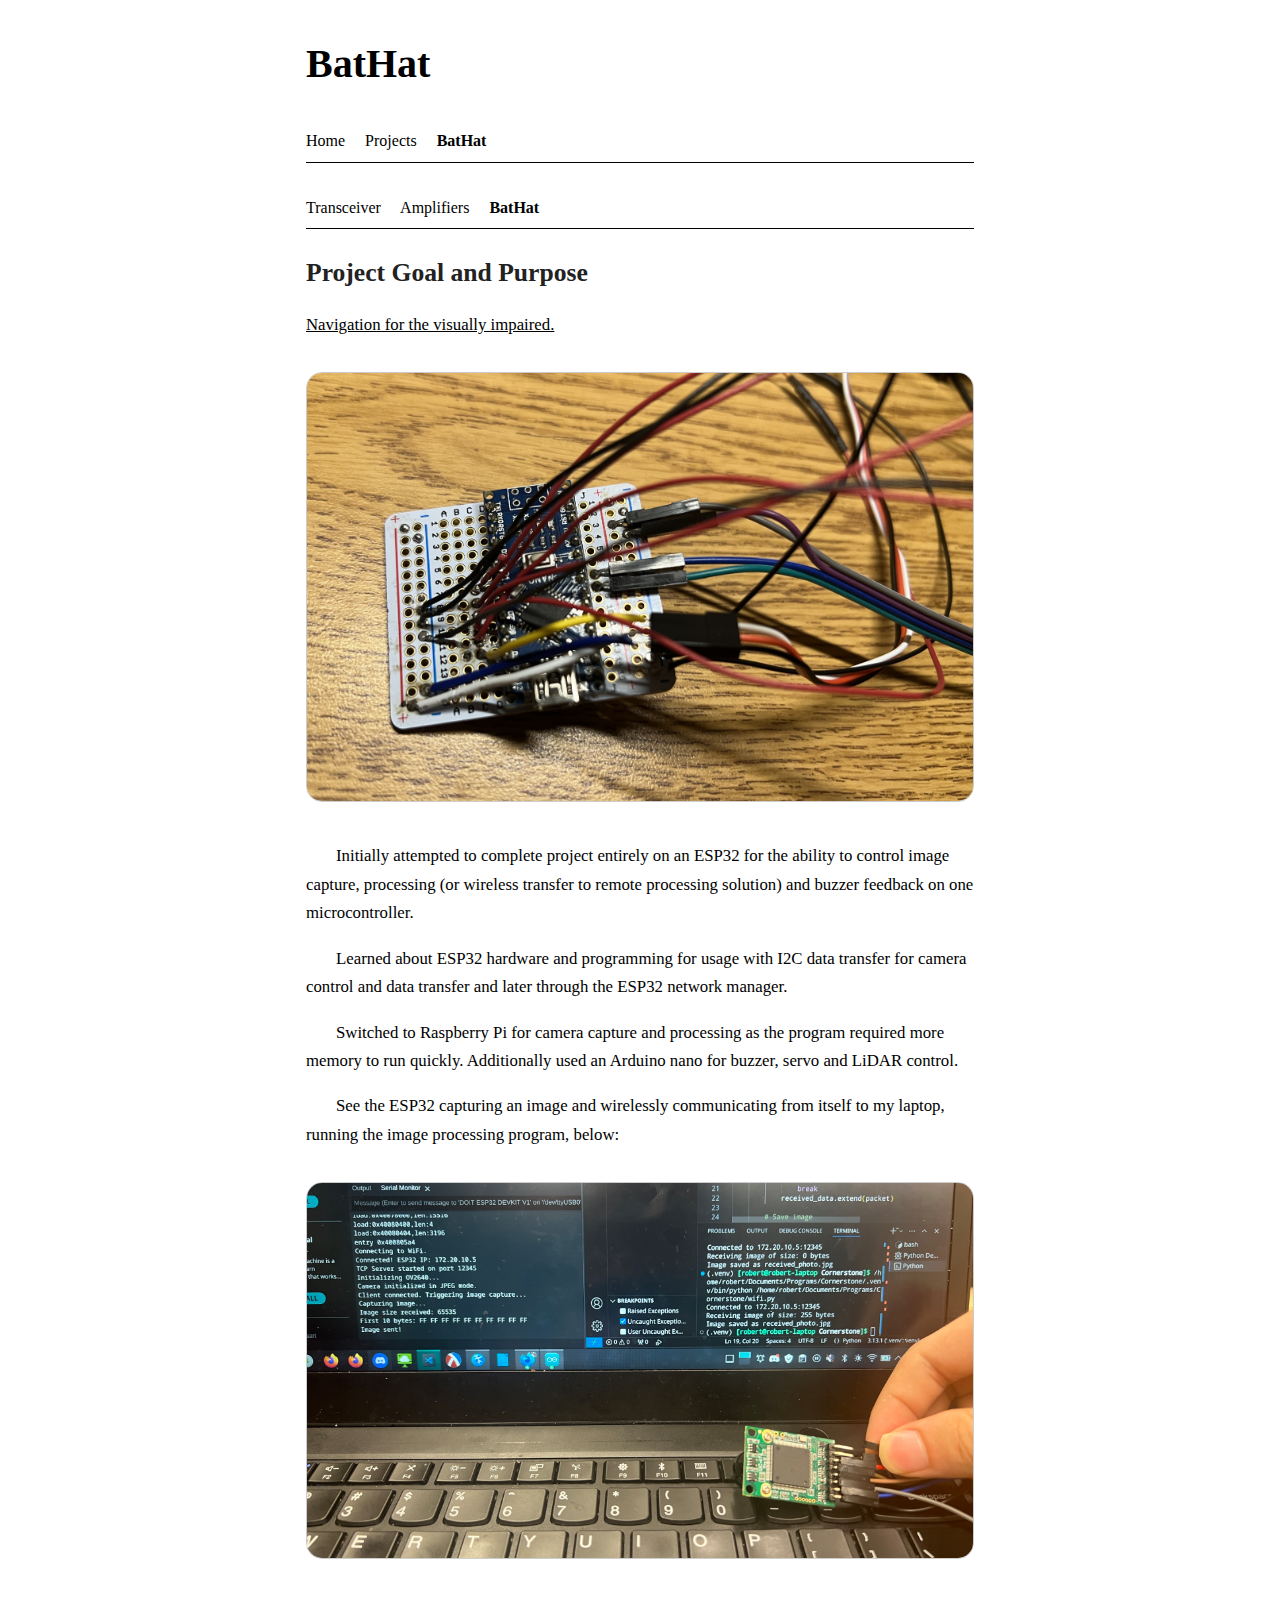
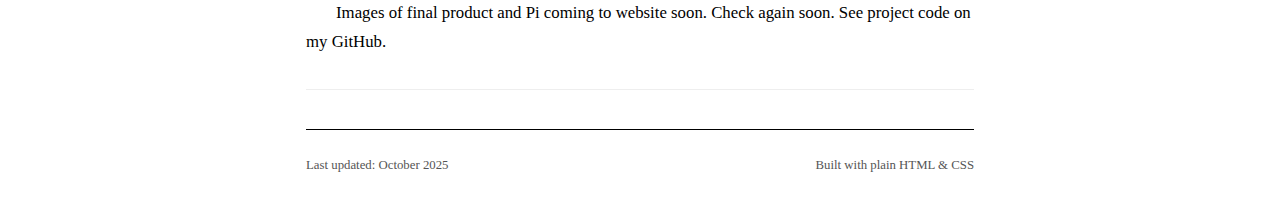
<file: bathat.html>
<!DOCTYPE html>
<html lang="en">
<head>
  <meta charset="UTF-8" />
  <meta name="viewport" content="width=device-width, initial-scale=1" />
  <title>Amplifiers</title>
  <link rel="stylesheet" href="style.css" />
  <style>
    .content-block {
      margin-bottom: 2em;
      padding-bottom: 1em;
      border-bottom: 1px solid #eee;
    }

    .content-block:last-child {
      border-bottom: none;
    }

    .content-block img {
      max-width: 100%;
      height: auto;
      border-radius: 16px;
      margin: 1em 0;
      border: 1px solid #ccc;
    }

    .content-block p {
      font-size: 1.05em;
      line-height: 1.7;
    }

    h2.section-title {
      font-size: 1.6em;
      margin-bottom: 0.5em;
      color: #222;
    }
  </style>
</head>
<body>
  <header>
    <h1>BatHat</h1>
  </header>

  <nav>
    <a href="index.html">Home</a>
    <a href="projects.html">Projects</a>
    <a href="amplifiers.html"><b>BatHat</b></a>
    <hr>
  </nav>
  <nav>
    <a href="amtransceiver.html">Transceiver</a>
    <a href="amplifiers.html">Amplifiers</a>
    <a href="bathat.html"><b>BatHat</b></a>
    <hr>
  </nav>

  <section class="content-block">
    <h2 class="section-title">Project Goal and Purpose</h2>
    <p> <u>Navigation for the visually impaired.</u></p>
    
    <img src="/images/vibrationmotors.jpg" alt="Soldered perfboard with arduino nano and buzzers">

    <p style="text-indent: 30px;"> Initially attempted to complete project entirely on an ESP32 for the ability to control image capture, processing (or wireless transfer to remote processing solution) and buzzer feedback on one microcontroller. </p> 
    
    <p style="text-indent: 30px;">Learned about ESP32 hardware and programming for usage with I2C data transfer for camera control and data transfer and later through the ESP32 network manager.</p>

    <p style="text-indent: 30px;"> Switched to Raspberry Pi for camera capture and processing as the program required more memory to run quickly. Additionally used an Arduino nano for buzzer, servo and LiDAR control.</p>

    <p style="text-indent: 30px;"> See the ESP32 capturing an image and wirelessly communicating from itself to my laptop, running the image processing program, below:</p>

    <img src="/images/bathat/bathatArducam.jpg" alt="Arducam used on BatHat with ESP32">

    <p style="text-indent: 30px;"> Images of final product and Pi coming to website soon. Check again soon. See project code on my GitHub.</p>
  </section>

  <footer>
    <p class="flex-space-between">
      <span>Last updated: October 2025</span>
      <span>Built with plain HTML & CSS</span>
    </p>
  </footer>
</body>
</html>
</file>
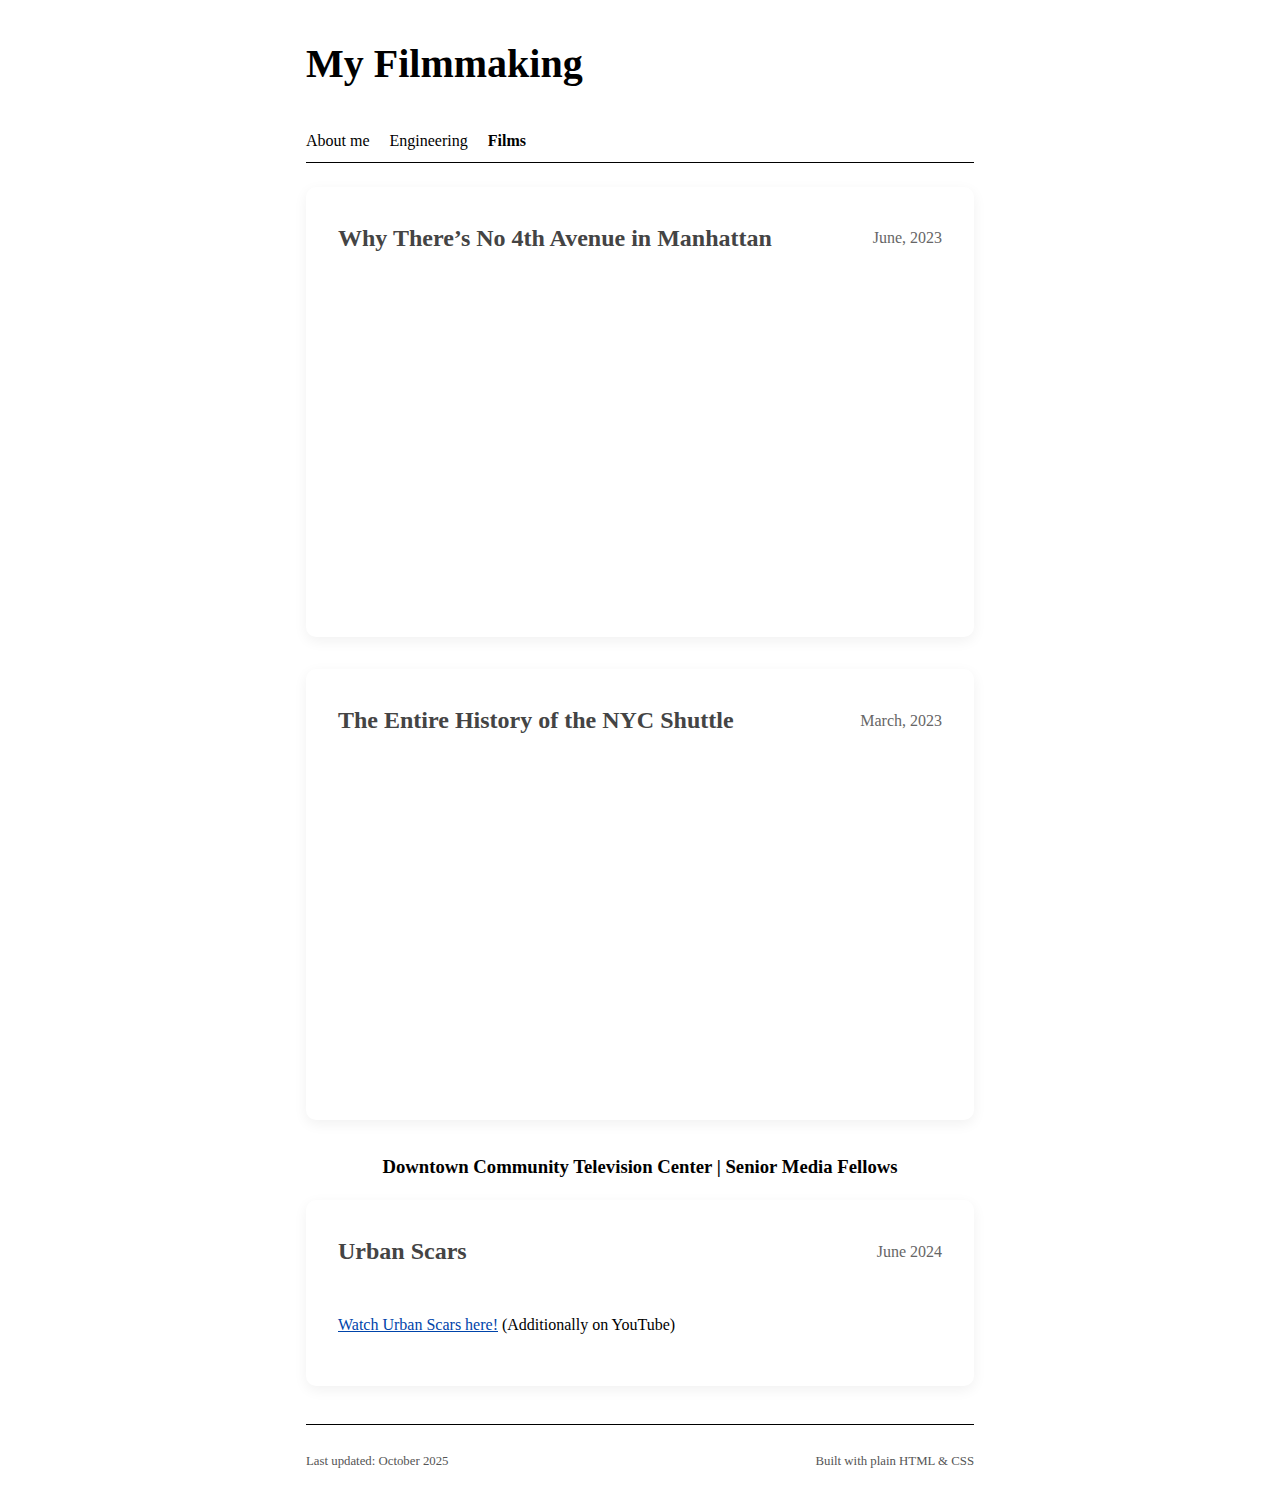
<file: films.html>
<!DOCTYPE html>
<html lang="en">

<head>
  <meta charset="UTF-8" />
  <meta name="viewport" content="width=device-width, initial-scale=1" />
  <title>Projects</title>
  <link rel="stylesheet" href="style.css" />
</head>

<body>
  <header>
    <h1>My Filmmaking</h1>
  </header>

  <nav>
    <a href="index.html">About me</a>
    <!-- <a href="about.html">About Me</a> -->
    <a href="projects.html">Engineering</a>
    <a href="films.html"><b>Films</b></a>
    <!-- <a href="learning.html">What I'm Learning</a> -->
    <hr>
  </nav>


  <div class="card project">
    <div class="project-header">
      <h2 class="section-title">Why There’s No 4th Avenue in Manhattan</h2>
      <p>June, 2023</p>
    </div>
    <br>    
    <iframe width="560" height="315" src="https://www.youtube.com/embed/1KnLo0nbrlE?si=Zfwmi_r5GPAQrmgm" title="YouTube video player" frameborder="0" allow="accelerometer; autoplay; clipboard-write; encrypted-media; gyroscope; picture-in-picture; web-share" referrerpolicy="strict-origin-when-cross-origin" allowfullscreen></iframe>
  </div>

  <div class="card project">
    <div class="project-header">
      <h2 class="section-title">The Entire History of the NYC Shuttle</h2>
      <p>March, 2023</p>
    </div>
    <br>
    <iframe width="560" height="315" src="https://www.youtube.com/embed/k0XIS2u6iaU?si=pp3lfSYTWBAXp4Vx" title="YouTube video player" frameborder="0" allow="accelerometer; autoplay; clipboard-write; encrypted-media; gyroscope; picture-in-picture; web-share" referrerpolicy="strict-origin-when-cross-origin" allowfullscreen></iframe>
  </div>


  <h3 style="text-align: center;">Downtown Community Television Center | Senior Media Fellows</h3>

  <div class="card project">
    <div class="project-header">
      <h2 class="section-title">Urban Scars</h2>
      <p>June 2024</p>
    </div>
    <br>
    <p> <a href="https://vimeo.com/1000803009?share=copy"><u>Watch Urban Scars here!</u></a> (Additionally on YouTube)</p>
    <!-- <iframe width="560" height="315" src="https://www.youtube.com/embed/k0XIS2u6iaU?si=pp3lfSYTWBAXp4Vx" title="YouTube video player" frameborder="0" allow="accelerometer; autoplay; clipboard-write; encrypted-media; gyroscope; picture-in-picture; web-share" referrerpolicy="strict-origin-when-cross-origin" allowfullscreen></iframe> -->
  </div>



  <footer>
    <p class="flex-space-between">
      <span>Last updated: October 2025</span>
      <span>Built with plain HTML & CSS</span>
    </p>
  </footer>
</body>

</html>
</file>
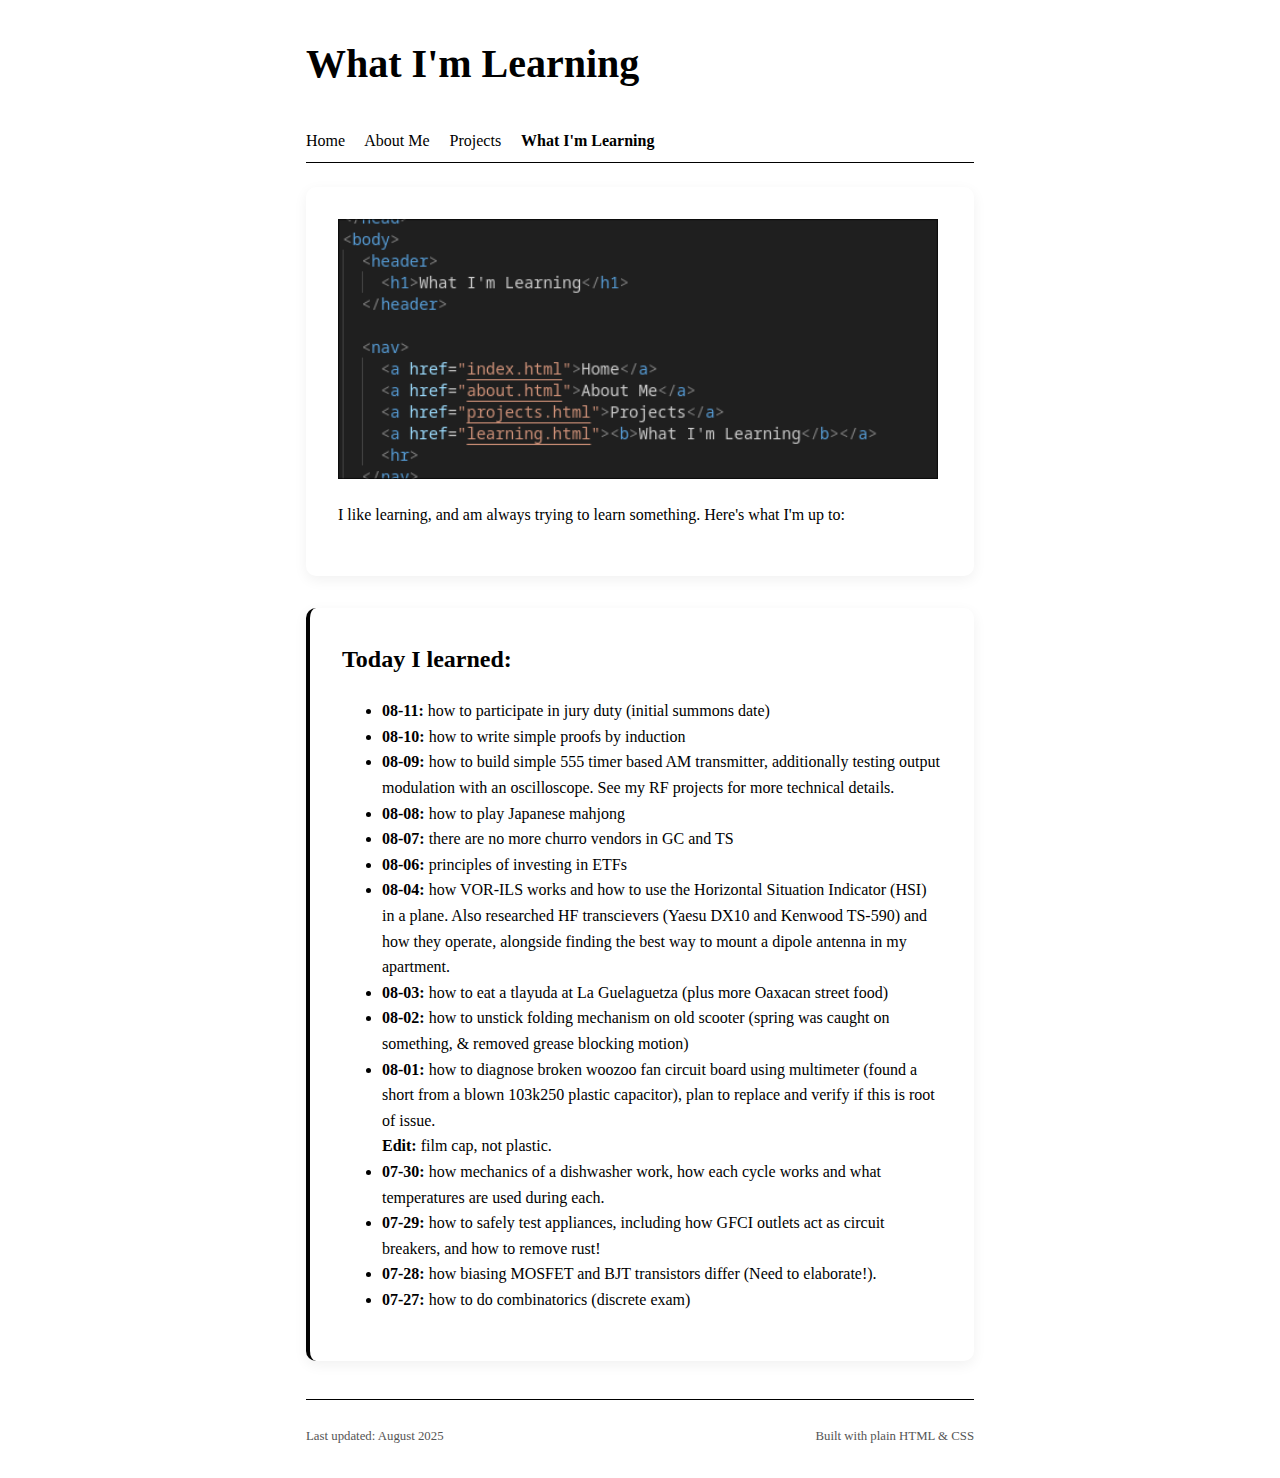
<file: learning.html>
<!DOCTYPE html>
<html lang="en">
<head>
  <meta charset="UTF-8" />
  <meta name="viewport" content="width=device-width, initial-scale=1" />
  <title>Learning</title>
  <link rel="stylesheet" href="style.css" />
  <style>
    .project {
      border: 1px solid #ddd;
      border-radius: 8px;
      padding: 20px;
      margin: 20px 0;
      background-color: #f9f9f9;
    }

        /* Card layout for content blocks */
    .card-log {
      background: #fff;
      padding: 2em;
      border-radius: 10px;
      box-shadow: 0 4px 14px rgba(0, 0, 0, 0.06);
      margin-bottom: 2em;
      border-left: 4px solid #000;
    }

    .til-log {
      padding: 1em;
      border-left: 4px solid #000;
      background-color: #fdfdfd;
      margin: 2em 0;
    }

    .til-log h2 {
      font-size: 1.8em;
      margin-top: 0;
    }

    .til-log ul {
      padding-left: 1.2em;
    }

    .til-log li {
      margin-bottom: 0.75em;
    }

    
  </style>
</head>
<body>
  <header>
    <h1>What I'm Learning</h1>
  </header>

  <nav>
    <a href="index.html">Home</a>
    <a href="about.html">About Me</a>
    <a href="projects.html">Projects</a>
    <a href="learning.html"><b>What I'm Learning</b></a>
    <hr>
  </nav>

  <section class="card">
    <img src="/images/learning.png" alt="Markup for this site" width="600">
    <p>I like learning, and am always trying to learn something. Here's what I'm up to:</p>
    <!-- <div class="project-links">
      <a href="https://github.com/roberthalpern/" target="_blank">View Code</a>
    </div> -->
  </section>

  <section class="card-log">
    <h2>Today I learned:</h2>
    <ul>
      <li><strong>08-11:</strong> how to participate in jury duty (initial summons date) </li>
      <li><strong>08-10:</strong> how to write simple proofs by induction </li>
      <li><strong>08-09:</strong> how to build simple 555 timer based AM transmitter, additionally testing output modulation with an oscilloscope. See my RF projects for more technical details. </li>
      <li><strong>08-08:</strong> how to play Japanese mahjong </li> 
      <li><strong>08-07:</strong> there are no more churro vendors in GC and TS </li>
      <li><strong>08-06:</strong> principles of investing in ETFs</li>
      <li><strong>08-04:</strong> how VOR-ILS works and how to use the Horizontal Situation Indicator (HSI) in a plane. Also researched HF transcievers (Yaesu DX10 and Kenwood TS-590) and how they operate, alongside finding the best way to mount a dipole antenna in my apartment.</li>
      <li><strong>08-03:</strong> how to eat a tlayuda at La Guelaguetza (plus more Oaxacan street food) </li>
      <li><strong>08-02:</strong> how to unstick folding mechanism on old scooter (spring was caught on something, & removed grease blocking motion) </li>
      <li><strong>08-01:</strong> how to diagnose broken woozoo fan circuit board using multimeter (found a short from a blown 103k250 plastic capacitor), plan to replace and verify if this is root of issue. <br><strong> Edit: </strong>film cap, not plastic.</li>
      <li><strong>07-30:</strong> how mechanics of a dishwasher work, how each cycle works and what temperatures are used during each.</li>
      <li><strong>07-29:</strong> how to safely test appliances, including how GFCI outlets act as circuit breakers, and how to remove rust!</li>
      <li><strong>07-28:</strong> how biasing MOSFET and BJT transistors differ (Need to elaborate!). </li>
      <li><strong>07-27:</strong> how to do combinatorics (discrete exam)</li>
      
      <!-- ADD NEW ENTRIES BELOW THIS LINE -->
      <!-- <li><strong>YYYY-MM-DD:</strong> Your new fact here.</li> -->
    </ul>
  </section>

  <footer>
    <p class="flex-space-between">
      <span>Last updated: August 2025</span>
      <span>Built with plain HTML & CSS</span>
    </p>
  </footer>
</body>
</html>
</file>
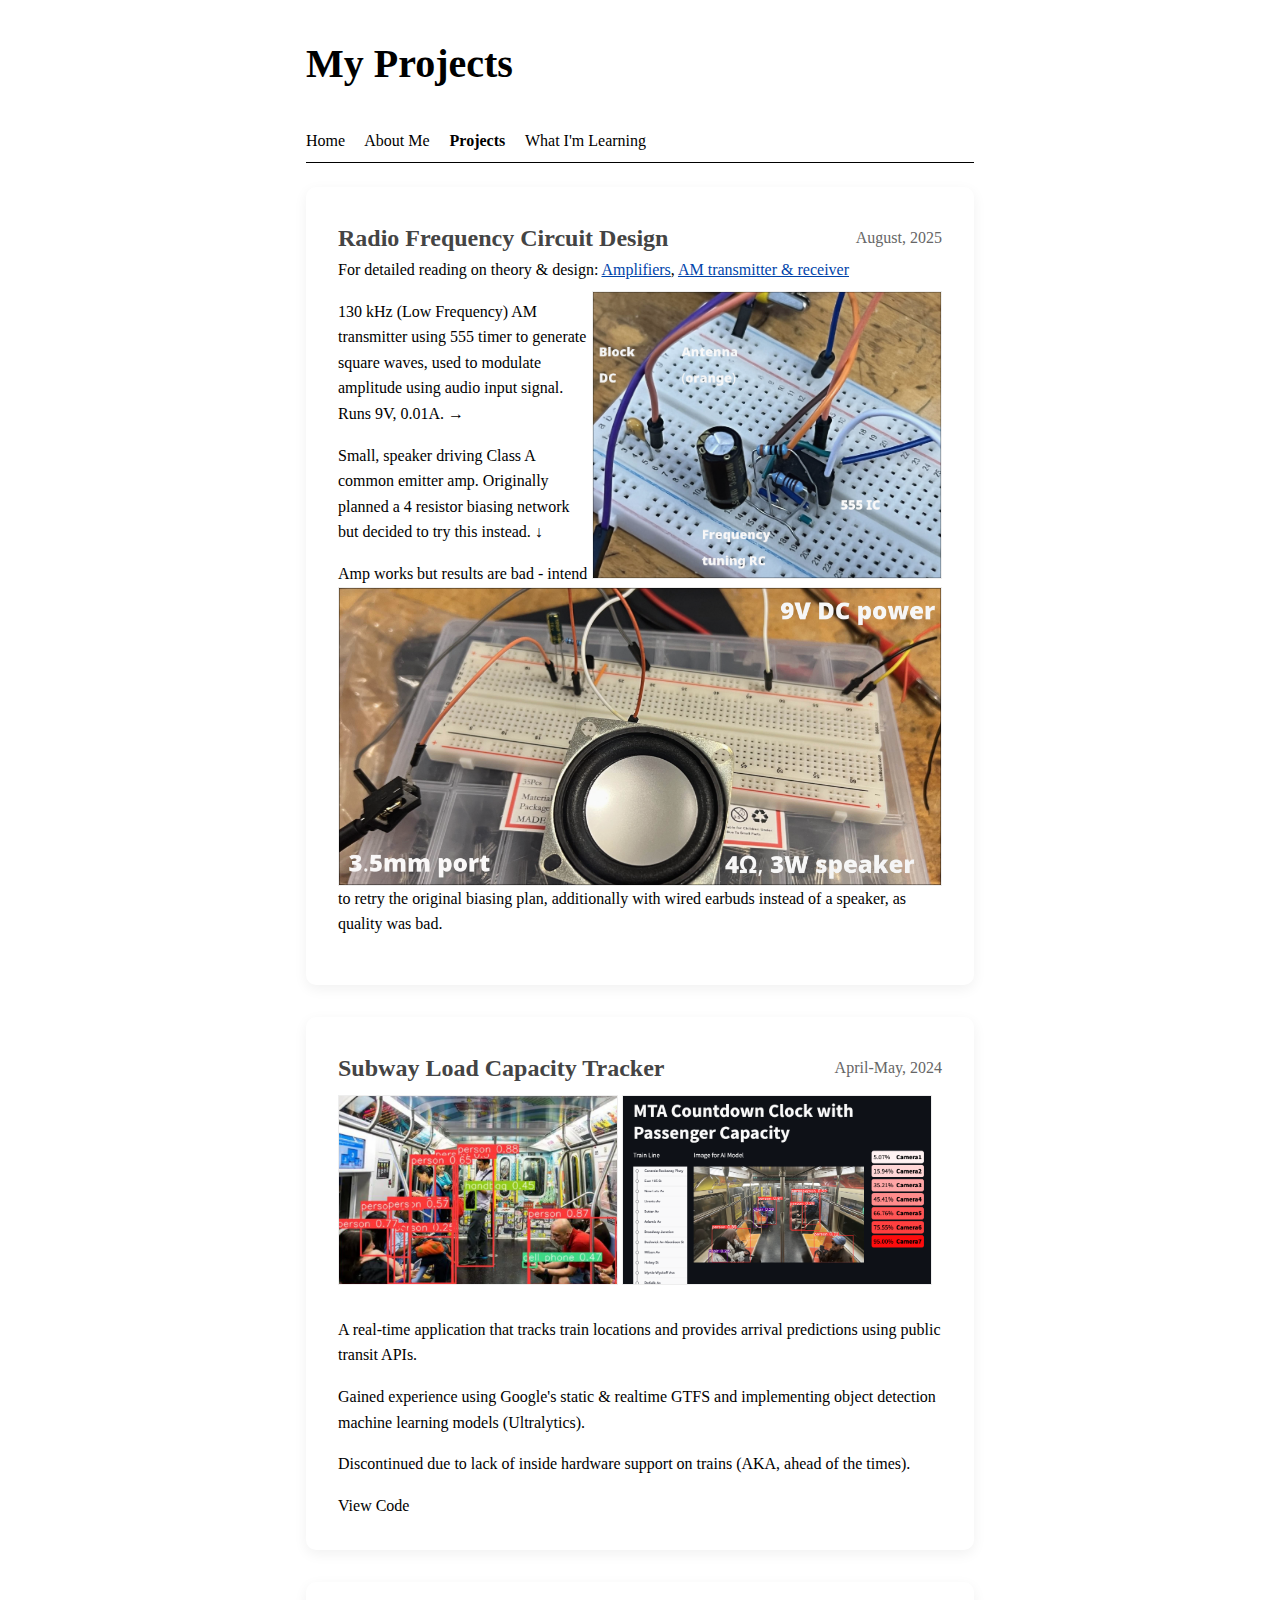
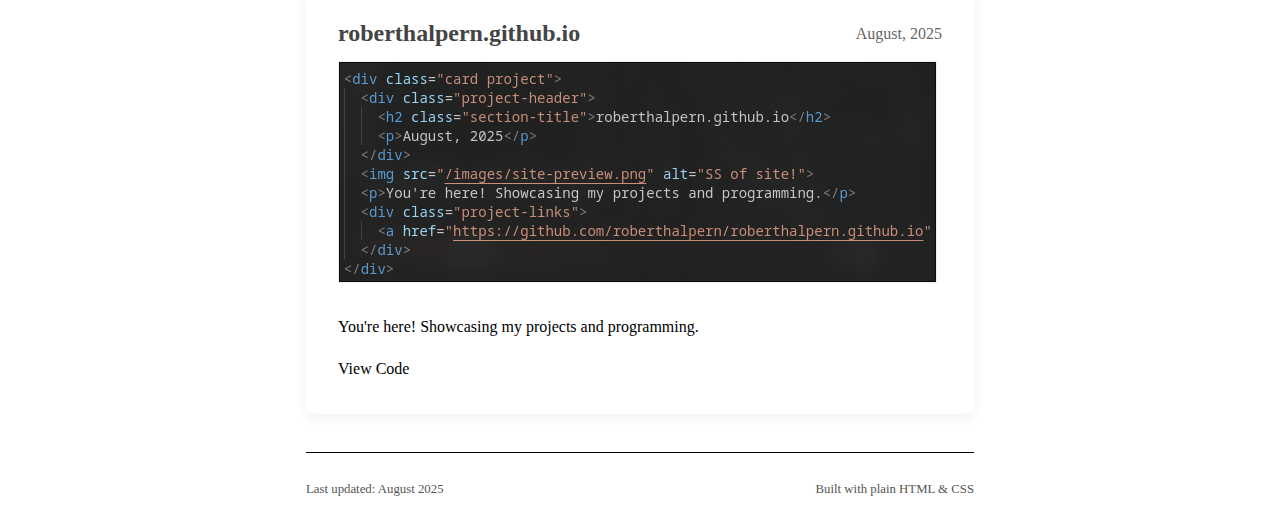
<file: projects.html>
<!DOCTYPE html>
<html lang="en">

<head>
  <meta charset="UTF-8" />
  <meta name="viewport" content="width=device-width, initial-scale=1" />
  <title>Projects</title>
  <link rel="stylesheet" href="style.css" />
</head>

<body>
  <header>
    <h1>My Projects</h1>
  </header>

  <nav>
    <a href="index.html">Home</a>
    <a href="about.html">About Me</a>
    <a href="projects.html"><b>Projects</b></a>
    <a href="learning.html">What I'm Learning</a>
    <hr>
  </nav>

  <!-- <div class="card"> More: <a href="amplifiers.html">Amplifiers</a>, <a href="amtransceiver.html">AM transmitter &
      receiver</a></div> -->

  <!-- RF Circuits -->
  <div class="card project">
    <div class="project-header">
      <h2 class="section-title">Radio Frequency Circuit Design</h2>
      <p>August, 2025</p>
    </div>
    For detailed reading on theory & design: <a href="amplifiers.html">Amplifiers</a>, <a href="amtransceiver.html">AM transmitter &
      receiver</a>

    <img src="/images/RF/transmitterannotated.png" alt="AM transmitter"
      style="float:right;width:350px;margin:20x 0px">
    <p>130 kHz (Low Frequency) AM transmitter using 555 timer to generate square waves, used to modulate amplitude using audio input signal. Runs 9V, 0.01A. →</p>
    <img src="/images/RF/amplifierannotated.png" alt="Class A amp"
      style="float:right;width:750px;margin:0px 0px">
    <p>Small, speaker driving Class A common emitter amp. Originally planned a 4 resistor biasing network but decided to
      try this instead. ↓</p>
    <p>Amp works but results are bad - intend to retry the original biasing plan, additionally with wired earbuds instead of a speaker, as quality was
      bad. </p>
  </div>


  <div class="card project">
    <div class="project-header">
      <h2 class="section-title">Subway Load Capacity Tracker</h2>
      <p>April-May, 2024</p>
    </div>
    <img src="/images/traintracker.png" alt="Train Tracker App Screenshot" style="width:280px">
    <img src="/images/traintrackersite.png" alt="Train Tracker App Screenshot" style="width:310px">
    <p>A real-time application that tracks train locations and provides arrival predictions using public transit APIs.
    </p>
    <p>Gained experience using Google's static & realtime GTFS and implementing object detection machine learning models (Ultralytics).</p>
    <p>Discontinued due to lack of inside hardware support on trains (AKA, ahead of the times).</p>
    <div class="project-links">
      <a href="https://github.com/RobertHalpern/MTA-Load-Capacity-Project" target="_blank">View Code</a>
    </div>
  </div>


  <div class="card project">
    <div class="project-header">
      <h2 class="section-title">roberthalpern.github.io</h2>
      <p>August, 2025</p>
    </div>
    <img src="/images/site-preview.png" alt="SS of site!">
    <p>You're here! Showcasing my projects and programming.</p>
    <div class="project-links">
      <a href="https://github.com/roberthalpern/roberthalpern.github.io" target="_blank">View Code</a>
    </div>
  </div>

  <!-- Project 3 -->
  <!-- <div class="card project">
    <h2 class="section-title">📻 DIY AM Transceiver</h2>
    <img src="/images/amradio.jpg" alt="Prototype of AM transceiver">
    <p>A hands-on hardware project to build a simple AM radio circuit from scratch. Helped me understand analog amplification, filters, and antenna matching. It also pushed me to think about electromagnetic interference and grounding.</p>
    <div class="project-links">
      <a href="https://github.com/roberthalpern" target="_blank">Coming Soon</a>
    </div>
  </div> -->

  <footer>
    <p class="flex-space-between">
      <span>Last updated: August 2025</span>
      <span>Built with plain HTML & CSS</span>
    </p>
  </footer>
</body>

</html>
</file>
<file: style.css>
/* style.css */
*,
*::before,
*::after {
  box-sizing: border-box;
}

body {
  font-family: 'Crimson Pro', serif;
  max-width: 700px;
  margin: 2em auto; /* increased top/bottom margin */
  padding: 0 1em;
  color: #000;
  background: #fff;
  line-height: 1.6;
}

header {
  text-align: left;
  margin-bottom: 1em;
}

header h1 {
  font-size: 2.5em;
  margin-bottom: 0;
}

h2 {
  margin-top: 0;
  padding-top: 0;
}


hr {
  border: none;
  border-top: 1px solid #000;
  margin: 0.5em 0 1.5em 0;
}

nav {
  margin-top: 2em;
  font-size: 1em;
}

nav a {
  color: #000;
  text-decoration: none;
  margin-right: 1em;
}

nav a:hover {
  text-decoration: underline;
}

section {
  margin-bottom: 1em;
}

footer {
  margin-top: 3em;
  font-size: 0.8em;
  color: #555;
  border-top: 1px solid #000;
  padding-top: 1em;
}

/* FLEX footer spacing fix */
.flex-space-between {
  display: flex;
  justify-content: space-between;
  flex-wrap: wrap;
  gap: 0.5em;
}

/* Project card */
.project-card {
  margin-bottom: 1.5em;
  padding-bottom: 1.5em;
  border-bottom: 1px solid #eee;
}

.project-card:last-child {
  border-bottom: none;
}

.project-title {
  font-weight: 1000;
  margin-bottom: 0.25em;
}

/* Project styling */
.project {
  margin-bottom: 2em;
}

.project h2 {
  font-size: 1.5em;
  font-weight: 600;
  margin-bottom: 0.5em;
}

.project img {
  max-width: 100%;
  height: auto;
  margin: 0.5em 0;
  border: 1px solid #eee;
}

.project-links a {
  color: #000;
  text-decoration: none;
  margin-right: 1em;
}

.project-links a:hover {
  text-decoration: underline;
}

/* Card layout for content blocks */
.card {
  background: #fff;
  padding: 2em;
  border-radius: 10px;
  box-shadow: 0 4px 14px rgba(0, 0, 0, 0.06);
  margin-bottom: 2em;
}

/* Profile image inside card */
.card img.profile-pic {
  border-radius: 50%;
  width: 150px;
  margin-bottom: 1em;
  border-radius: 25px;
  box-shadow: 0 4px 14px rgba(0, 0, 0, 0.06);
}

/* Section headings inside card */
.section-title {
  font-size: 1.3em;
  margin-top: 0em;
  color: #444;
}

/* Link colors */
a {
  color: #0044aa;
}

a:hover {
  text-decoration: underline;
}

/* Project title + date in one line, date right-aligned */
.project-header {
  display: flex;                 /* turn it into a flex container */
  justify-content: space-between;/* put title on left, date on right */
  align-items: center;            /* vertically center both */
}

.project-header h2 {
  font-size: 1.5em; /* bigger than date */
  margin: 0;
}

.project-header p {
  margin: 0;
  font-size: 1em; /* smaller date */
  color: #666;    /* subtle look */
}

/* About page header */
.profile-header {
  display: flex;
  align-items: center;
  gap: 2rem; /* increased space between image and text */
}

.fancy-greeting {
  font-size: 4rem;
  font-family: 'Playwrite Australia NSW', cursive;
  margin: 0;
  font-weight: 700; /* bolder style from the font */
  align-items: right;
}
</file>
